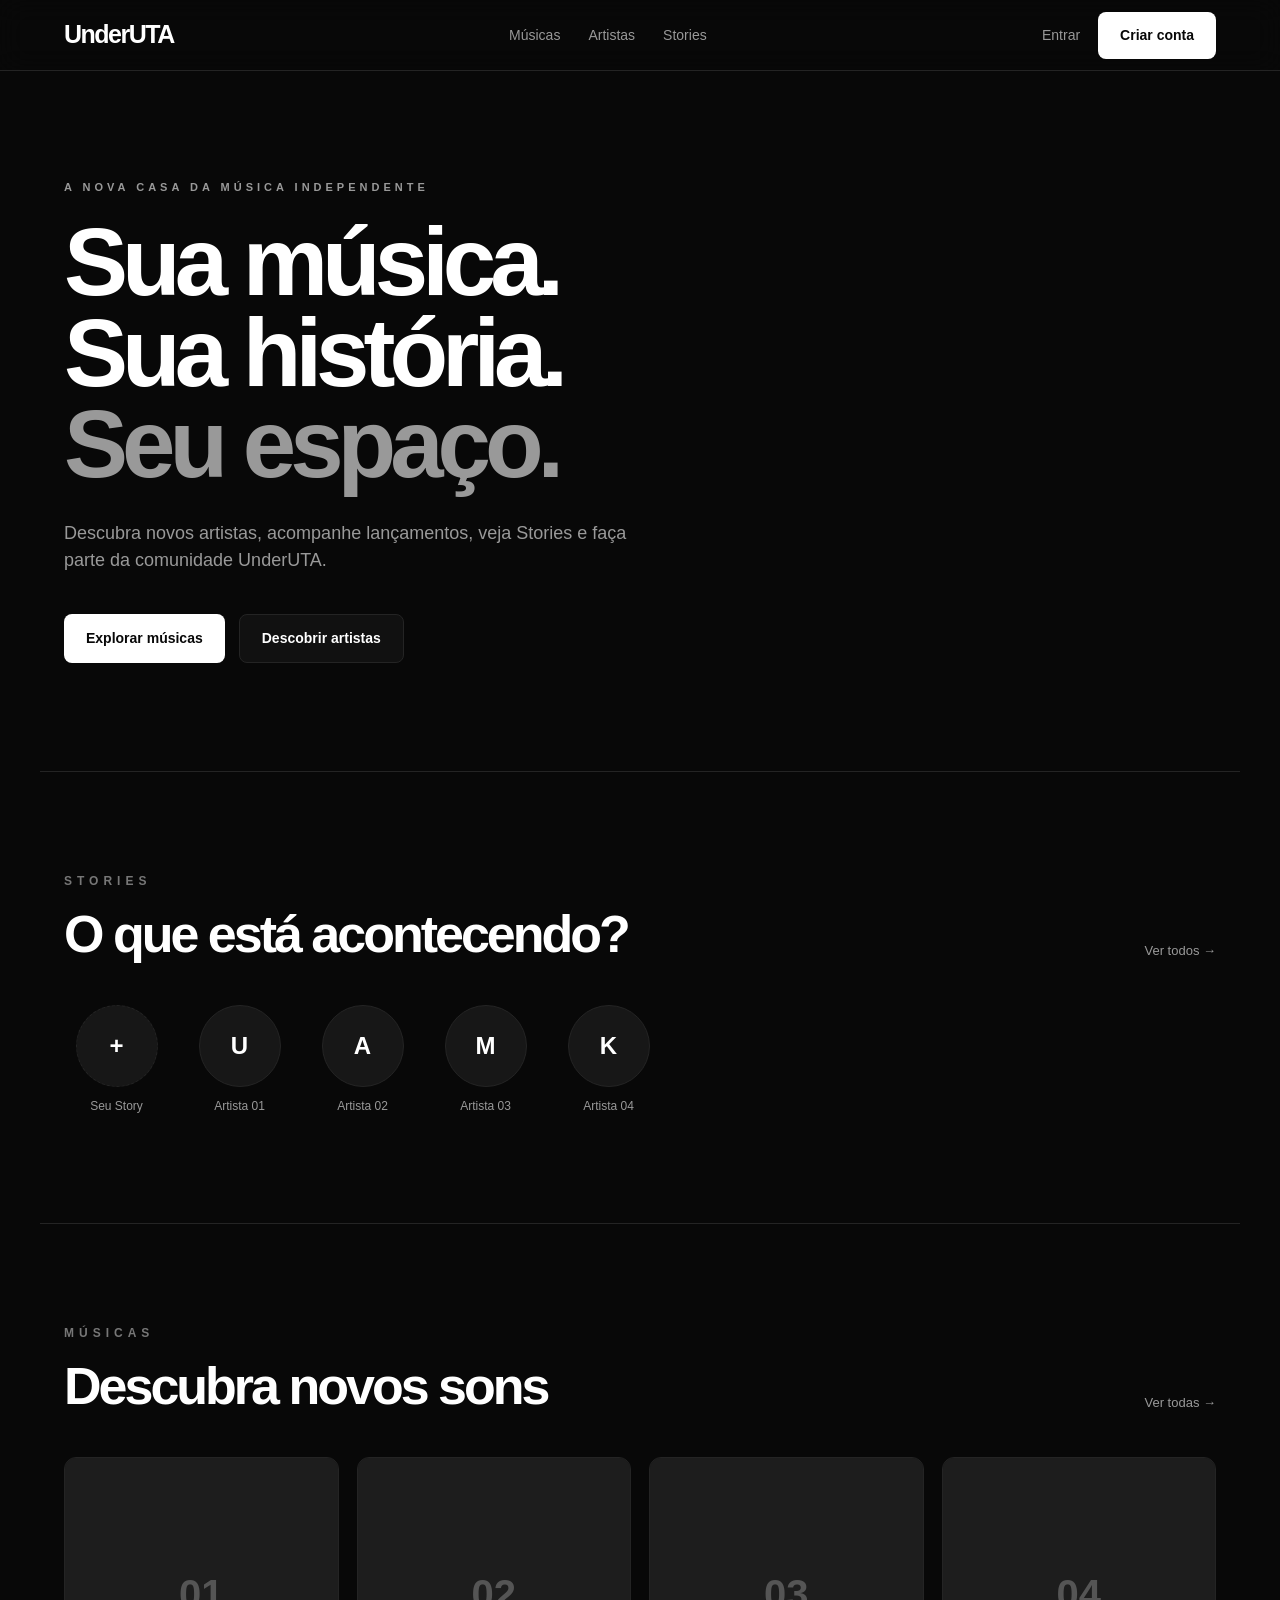
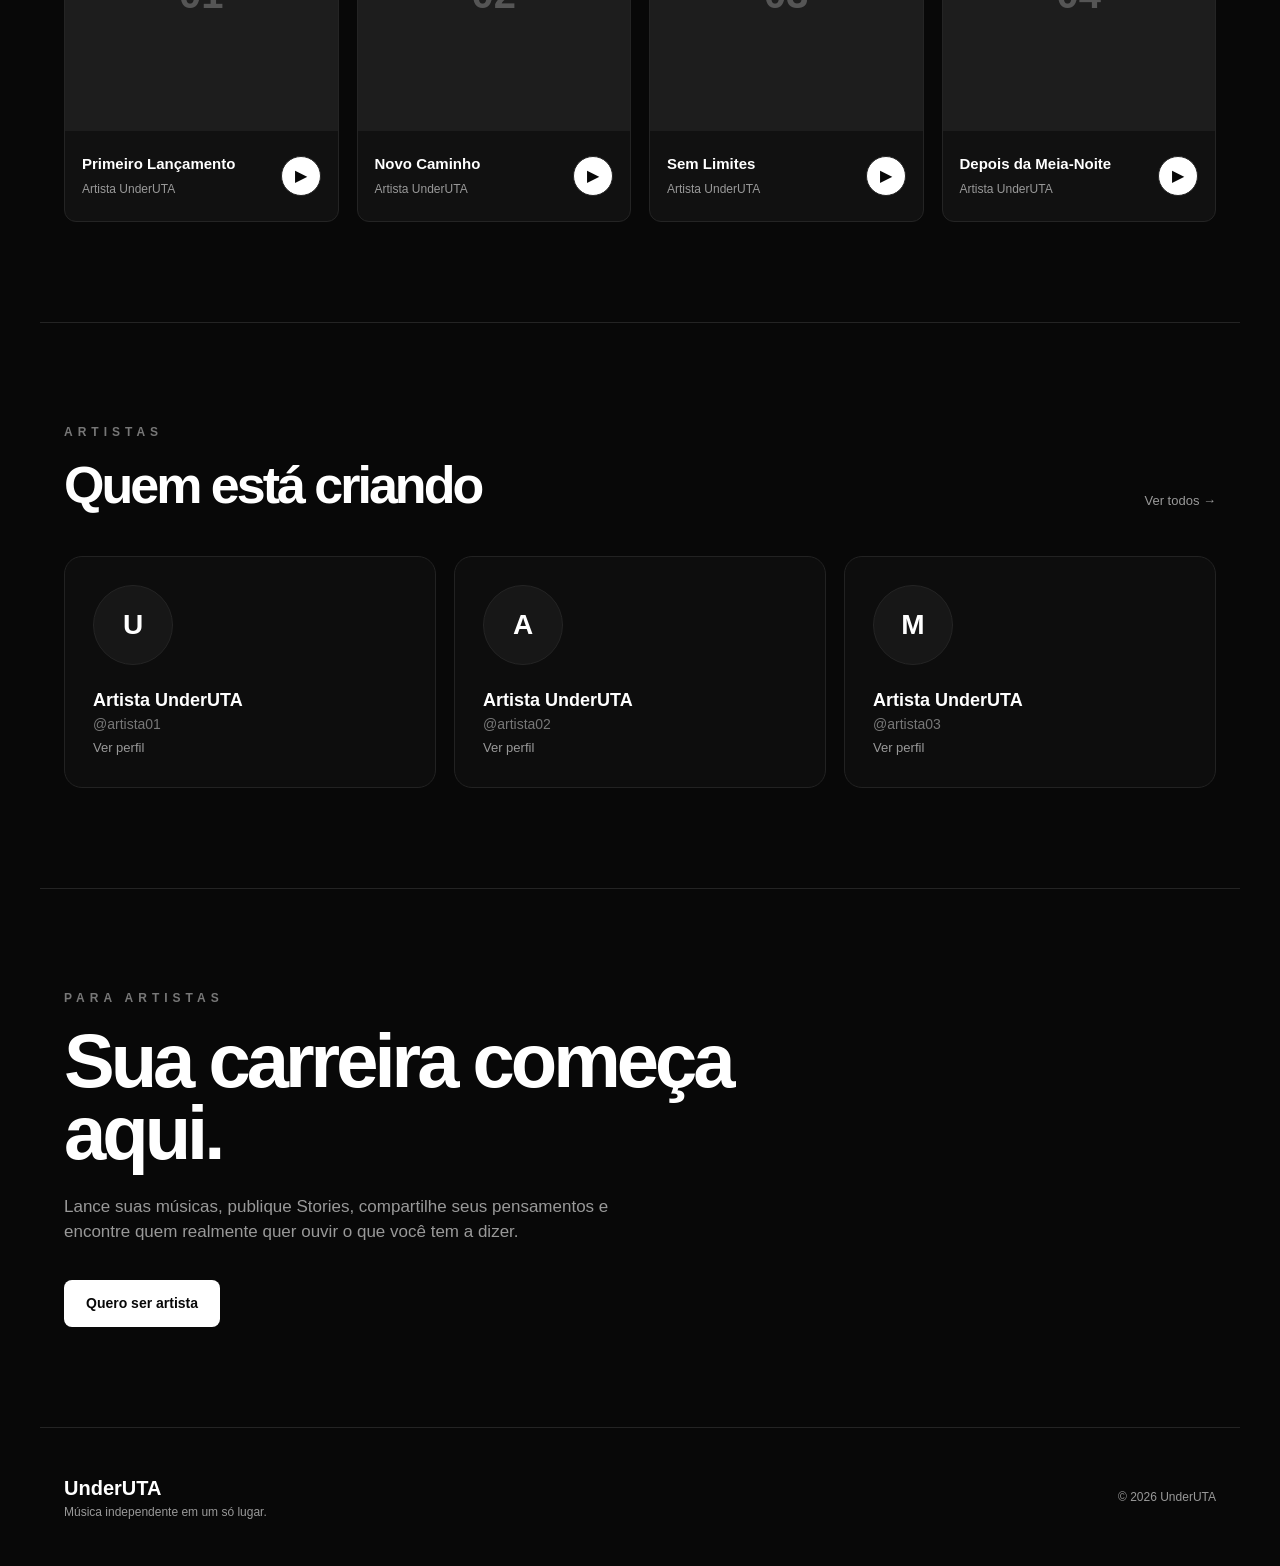
<file: Index.html>
<!DOCTYPE html>
<html lang="pt-BR">

<head>
    <meta charset="UTF-8">

    <meta
        name="viewport"
        content="width=device-width, initial-scale=1.0"
    >

    <meta
        name="description"
        content="UnderUTA — descubra músicas, artistas, Stories e muito mais."
    >

    <title>UnderUTA</title>

    <link rel="stylesheet" href="style.css">
</head>

<body>

    <!-- ==============================
         CABEÇALHO
    =============================== -->

    <header class="header">

        <nav class="navbar">

            <a href="#" class="logo">
                UnderUTA
            </a>

            <div class="nav-links">

                <a href="#musicas">
                    Músicas
                </a>

                <a href="#artistas">
                    Artistas
                </a>

                <a href="#stories">
                    Stories
                </a>

            </div>

            <div class="nav-actions">

                <a href="#" class="login">
                    Entrar
                </a>

                <a href="#" class="btn-primary">
                    Criar conta
                </a>

            </div>

        </nav>

    </header>


    <main>

        <!-- ==============================
             HERO
        =============================== -->

        <section class="hero">

            <div class="hero-content">

                <span class="eyebrow">
                    A NOVA CASA DA MÚSICA INDEPENDENTE
                </span>

                <h1>
                    Sua música.
                    <br>
                    Sua história.
                    <br>
                    <span>Seu espaço.</span>
                </h1>

                <p>
                    Descubra novos artistas, acompanhe lançamentos,
                    veja Stories e faça parte da comunidade UnderUTA.
                </p>

                <div class="hero-actions">

                    <a href="#musicas" class="btn-primary">
                        Explorar músicas
                    </a>

                    <a href="#artistas" class="btn-secondary">
                        Descobrir artistas
                    </a>

                </div>

            </div>

        </section>


        <!-- ==============================
             STORIES
        =============================== -->

        <section id="stories" class="section">

            <div class="section-header">

                <div>
                    <span class="section-label">
                        STORIES
                    </span>

                    <h2>
                        O que está acontecendo?
                    </h2>
                </div>

                <a href="#" class="see-more">
                    Ver todos →
                </a>

            </div>


            <div class="stories">

                <article class="story story-add">

                    <div class="story-avatar">
                        +
                    </div>

                    <span>
                        Seu Story
                    </span>

                </article>


                <article class="story">

                    <div class="story-avatar">
                        U
                    </div>

                    <span>
                        Artista 01
                    </span>

                </article>


                <article class="story">

                    <div class="story-avatar">
                        A
                    </div>

                    <span>
                        Artista 02
                    </span>

                </article>


                <article class="story">

                    <div class="story-avatar">
                        M
                    </div>

                    <span>
                        Artista 03
                    </span>

                </article>


                <article class="story">

                    <div class="story-avatar">
                        K
                    </div>

                    <span>
                        Artista 04
                    </span>

                </article>

            </div>

        </section>


        <!-- ==============================
             MÚSICAS
        =============================== -->

        <section id="musicas" class="section">

            <div class="section-header">

                <div>

                    <span class="section-label">
                        MÚSICAS
                    </span>

                    <h2>
                        Descubra novos sons
                    </h2>

                </div>

                <a href="#" class="see-more">
                    Ver todas →
                </a>

            </div>


            <div class="music-grid">

                <article class="music-card">

                    <div class="cover">
                        <span>01</span>
                    </div>

                    <div class="music-info">

                        <div>
                            <h3>
                                Primeiro Lançamento
                            </h3>

                            <p>
                                Artista UnderUTA
                            </p>
                        </div>

                        <button
                            class="play-button"
                            aria-label="Reproduzir música"
                        >
                            ▶
                        </button>

                    </div>

                </article>


                <article class="music-card">

                    <div class="cover">
                        <span>02</span>
                    </div>

                    <div class="music-info">

                        <div>
                            <h3>
                                Novo Caminho
                            </h3>

                            <p>
                                Artista UnderUTA
                            </p>
                        </div>

                        <button
                            class="play-button"
                            aria-label="Reproduzir música"
                        >
                            ▶
                        </button>

                    </div>

                </article>


                <article class="music-card">

                    <div class="cover">
                        <span>03</span>
                    </div>

                    <div class="music-info">

                        <div>
                            <h3>
                                Sem Limites
                            </h3>

                            <p>
                                Artista UnderUTA
                            </p>
                        </div>

                        <button
                            class="play-button"
                            aria-label="Reproduzir música"
                        >
                            ▶
                        </button>

                    </div>

                </article>


                <article class="music-card">

                    <div class="cover">
                        <span>04</span>
                    </div>

                    <div class="music-info">

                        <div>
                            <h3>
                                Depois da Meia-Noite
                            </h3>

                            <p>
                                Artista UnderUTA
                            </p>
                        </div>

                        <button
                            class="play-button"
                            aria-label="Reproduzir música"
                        >
                            ▶
                        </button>

                    </div>

                </article>

            </div>

        </section>


        <!-- ==============================
             ARTISTAS
        =============================== -->

        <section id="artistas" class="section">

            <div class="section-header">

                <div>

                    <span class="section-label">
                        ARTISTAS
                    </span>

                    <h2>
                        Quem está criando
                    </h2>

                </div>

                <a href="#" class="see-more">
                    Ver todos →
                </a>

            </div>


            <div class="artists-grid">

                <article class="artist-card">

                    <div class="artist-avatar">
                        U
                    </div>

                    <h3>
                        Artista UnderUTA
                    </h3>

                    <p>
                        @artista01
                    </p>

                    <a href="#">
                        Ver perfil
                    </a>

                </article>


                <article class="artist-card">

                    <div class="artist-avatar">
                        A
                    </div>

                    <h3>
                        Artista UnderUTA
                    </h3>

                    <p>
                        @artista02
                    </p>

                    <a href="#">
                        Ver perfil
                    </a>

                </article>


                <article class="artist-card">

                    <div class="artist-avatar">
                        M
                    </div>

                    <h3>
                        Artista UnderUTA
                    </h3>

                    <p>
                        @artista03
                    </p>

                    <a href="#">
                        Ver perfil
                    </a>

                </article>

            </div>

        </section>


        <!-- ==============================
             ÁREA PARA ARTISTAS
        =============================== -->

        <section class="artist-banner">

            <div>

                <span class="section-label">
                    PARA ARTISTAS
                </span>

                <h2>
                    Sua carreira começa
                    aqui.
                </h2>

                <p>
                    Lance suas músicas, publique Stories,
                    compartilhe seus pensamentos e encontre
                    quem realmente quer ouvir o que você tem a dizer.
                </p>

                <a href="#" class="btn-primary">
                    Quero ser artista
                </a>

            </div>

        </section>

    </main>


    <!-- ==============================
         RODAPÉ
    =============================== -->

    <footer class="footer">

        <div>

            <strong>
                UnderUTA
            </strong>

            <p>
                Música independente em um só lugar.
            </p>

        </div>

        <p>
            © 2026 UnderUTA
        </p>

    </footer>


    <script src="script.js"></script>

</body>

</html>
</file>
<file: style.css>
/* =========================================
   UNDERUTA — CSS PRINCIPAL
   ========================================= */

* {
    margin: 0;
    padding: 0;
    box-sizing: border-box;
}

:root {
    --bg: #080808;
    --surface: #111111;
    --surface-2: #171717;
    --border: #242424;

    --text: #ffffff;
    --muted: #999999;

    --accent: #ffffff;
    --accent-text: #080808;
}

html {
    scroll-behavior: smooth;
}

body {
    background: var(--bg);
    color: var(--text);

    font-family:
        Arial,
        Helvetica,
        sans-serif;

    line-height: 1.5;
}


/* =========================================
   LINKS / BOTÕES
   ========================================= */

a {
    color: inherit;
    text-decoration: none;
}

button {
    font: inherit;
}

.btn-primary,
.btn-secondary {
    display: inline-flex;
    align-items: center;
    justify-content: center;

    padding: 13px 22px;

    border-radius: 8px;

    font-size: 14px;
    font-weight: 700;

    transition:
        transform 0.2s ease,
        opacity 0.2s ease,
        background 0.2s ease;
}

.btn-primary {
    background: var(--accent);
    color: var(--accent-text);
}

.btn-secondary {
    border: 1px solid var(--border);
    background: var(--surface);
}

.btn-primary:hover,
.btn-secondary:hover {
    transform: translateY(-2px);
    opacity: 0.9;
}


/* =========================================
   HEADER
   ========================================= */

.header {
    position: sticky;
    top: 0;
    z-index: 1000;

    background: rgba(8, 8, 8, 0.88);

    backdrop-filter: blur(14px);

    border-bottom: 1px solid var(--border);
}

.navbar {
    width: min(1200px, 100%);

    min-height: 70px;

    margin: auto;
    padding: 0 24px;

    display: flex;
    align-items: center;
    justify-content: space-between;

    gap: 30px;
}

.logo {
    font-size: 25px;
    font-weight: 900;
    letter-spacing: -1.5px;
}

.nav-links {
    display: flex;
    align-items: center;
    gap: 28px;
}

.nav-links a,
.login {
    color: var(--muted);

    font-size: 14px;

    transition: color 0.2s ease;
}

.nav-links a:hover,
.login:hover {
    color: var(--text);
}

.nav-actions {
    display: flex;
    align-items: center;
    gap: 18px;
}


/* =========================================
   HERO
   ========================================= */

.hero {
    width: min(1200px, 100%);

    min-height: 700px;

    margin: auto;
    padding: 100px 24px;

    display: flex;
    align-items: center;
}

.hero-content {
    max-width: 820px;
}

.eyebrow,
.section-label {
    display: block;

    margin-bottom: 20px;

    color: var(--muted);

    font-size: 11px;
    font-weight: 800;

    letter-spacing: 4px;
}

.hero h1 {
    margin-bottom: 30px;

    font-size: clamp(52px, 8vw, 96px);

    line-height: 0.95;

    letter-spacing: -6px;
}

.hero h1 span {
    color: var(--muted);
}

.hero p {
    max-width: 600px;

    color: var(--muted);

    font-size: 18px;
}

.hero-actions {
    margin-top: 40px;

    display: flex;
    flex-wrap: wrap;

    gap: 14px;
}


/* =========================================
   SEÇÕES
   ========================================= */

.section {
    width: min(1200px, 100%);

    margin: auto;

    padding: 100px 24px;

    border-top: 1px solid var(--border);
}

.section-header {
    display: flex;
    align-items: flex-end;
    justify-content: space-between;

    gap: 30px;

    margin-bottom: 45px;
}

.section-header h2 {
    font-size: clamp(32px, 5vw, 52px);

    line-height: 1;

    letter-spacing: -3px;
}

.see-more {
    color: var(--muted);

    font-size: 13px;

    white-space: nowrap;
}

.see-more:hover {
    color: var(--text);
}


/* =========================================
   STORIES
   ========================================= */

.stories {
    display: flex;

    gap: 18px;

    overflow-x: auto;

    padding-bottom: 8px;
}

.story {
    min-width: 105px;

    display: flex;
    flex-direction: column;
    align-items: center;

    gap: 10px;
}

.story-avatar {
    width: 82px;
    height: 82px;

    display: flex;
    align-items: center;
    justify-content: center;

    border-radius: 50%;

    background: var(--surface-2);

    border: 1px solid var(--border);

    font-size: 24px;
    font-weight: 800;
}

.story-add .story-avatar {
    border-style: dashed;
}

.story span {
    color: var(--muted);

    font-size: 12px;

    white-space: nowrap;
}


/* =========================================
   MÚSICAS
   ========================================= */

.music-grid {
    display: grid;

    grid-template-columns: repeat(4, 1fr);

    gap: 18px;
}

.music-card {
    overflow: hidden;

    background: var(--surface);

    border: 1px solid var(--border);

    border-radius: 12px;

    transition:
        transform 0.2s ease,
        background 0.2s ease;
}

.music-card:hover {
    background: var(--surface-2);

    transform: translateY(-4px);
}

.cover {
    aspect-ratio: 1 / 1;

    display: flex;
    align-items: center;
    justify-content: center;

    background: #1d1d1d;

    color: #555;

    font-size: 40px;
    font-weight: 900;
}

.music-info {
    min-height: 90px;

    padding: 17px;

    display: flex;
    align-items: center;
    justify-content: space-between;

    gap: 10px;
}

.music-info h3 {
    margin-bottom: 4px;

    font-size: 15px;
}

.music-info p {
    color: var(--muted);

    font-size: 12px;
}

.play-button {
    flex-shrink: 0;

    width: 40px;
    height: 40px;

    border: 1px solid var(--border);
    border-radius: 50%;

    background: var(--text);
    color: var(--bg);

    cursor: pointer;

    transition:
        transform 0.2s ease,
        opacity 0.2s ease;
}

.play-button:hover {
    transform: scale(1.08);
}


/* =========================================
   ARTISTAS
   ========================================= */

.artists-grid {
    display: grid;

    grid-template-columns: repeat(3, 1fr);

    gap: 18px;
}

.artist-card {
    padding: 30px;

    background: var(--surface);

    border: 1px solid var(--border);

    border-radius: 12px;

    transition: transform 0.2s ease;
}

.artist-card:hover {
    transform: translateY(-4px);
}

.artist-avatar {
    width: 80px;
    height: 80px;

    margin-bottom: 22px;

    display: flex;
    align-items: center;
    justify-content: center;

    border-radius: 50%;

    background: var(--surface-2);

    border: 1px solid var(--border);

    font-size: 28px;
    font-weight: 800;
}

.artist-card h3 {
    font-size: 18px;
}

.artist-card p {
    margin: 4px 0 20px;

    color: var(--muted);

    font-size: 13px;
}

.artist-card > a {
    color: var(--muted);

    font-size: 13px;
}

.artist-card > a:hover {
    color: var(--text);
}


/* =========================================
   BANNER PARA ARTISTAS
   ========================================= */

.artist-banner {
    width: min(1200px, 100%);

    margin: 0 auto;

    padding: 100px 24px;

    border-top: 1px solid var(--border);
}

.artist-banner > div {
    max-width: 750px;
}

.artist-banner h2 {
    margin-bottom: 25px;

    font-size: clamp(42px, 7vw, 76px);

    line-height: 0.95;

    letter-spacing: -4px;
}

.artist-banner p {
    max-width: 600px;

    margin-bottom: 35px;

    color: var(--muted);

    font-size: 17px;
}


/* =========================================
   FOOTER
   ========================================= */

.footer {
    width: min(1200px, 100%);

    margin: auto;

    padding: 45px 24px;

    border-top: 1px solid var(--border);

    display: flex;
    align-items: center;
    justify-content: space-between;

    gap: 20px;
}

.footer strong {
    font-size: 20px;
}

.footer p {
    color: var(--muted);

    font-size: 12px;
}


/* =========================================
   RESPONSIVIDADE
   ========================================= */

@media (max-width: 900px) {

    .music-grid {
        grid-template-columns: repeat(2, 1fr);
    }

    .artists-grid {
        grid-template-columns: 1fr;
    }

    .nav-links {
        display: none;
    }

    .hero {
        min-height: 620px;
    }
}


@media (max-width: 600px) {

    .navbar {
        min-height: 62px;

        padding: 0 18px;
    }

    .logo {
        font-size: 22px;
    }

    .nav-actions {
        gap: 10px;
    }

    .login {
        display: none;
    }

    .nav-actions .btn-primary {
        padding: 10px 15px;

        font-size: 12px;
    }

    .hero {
        min-height: 600px;

        padding: 70px 20px;
    }

    .hero h1 {
        font-size: clamp(48px, 15vw, 70px);

        letter-spacing: -4px;
    }

    .hero p {
        font-size: 16px;
    }

    .section,
    .artist-banner {
        padding: 75px 20px;
    }

    .section-header {
        align-items: flex-start;
        flex-direction: column;

        margin-bottom: 30px;
    }

    .section-header h2 {
        font-size: 36px;
    }

    .music-grid {
        grid-template-columns: 1fr;
    }

    .artist-banner h2 {
        font-size: 48px;
    }

    .footer {
        padding: 35px 20px;

        align-items: flex-start;
        flex-direction: column;
    }
}

/* =========================================
   PLAYER
   ========================================= */

.underuta-player {
    position: fixed;

    left: 0;
    right: 0;
    bottom: 0;

    z-index: 2000;

    min-height: 80px;

    padding: 12px 24px;

    display: flex;
    align-items: center;
    justify-content: space-between;

    gap: 20px;

    background: rgba(15, 15, 15, 0.96);

    border-top: 1px solid var(--border);

    backdrop-filter: blur(15px);

    transform: translateY(100%);

    transition: transform 0.3s ease;
}

.underuta-player.player-visible {
    transform: translateY(0);
}

.player-info {
    display: flex;
    align-items: center;

    gap: 14px;

    min-width: 0;
}

.player-cover {
    width: 52px;
    height: 52px;

    flex-shrink: 0;

    display: flex;
    align-items: center;
    justify-content: center;

    background: var(--surface-2);

    border: 1px solid var(--border);

    border-radius: 6px;

    font-size: 20px;
}

.player-info strong {
    display: block;

    max-width: 300px;

    overflow: hidden;

    white-space: nowrap;
    text-overflow: ellipsis;

    font-size: 14px;
}

.player-artist {
    display: block;

    margin-top: 3px;

    color: var(--muted);

    font-size: 12px;
}

.player-play {
    width: 42px;
    height: 42px;

    border: 0;
    border-radius: 50%;

    background: var(--text);
    color: var(--bg);

    cursor: pointer;

    font-size: 13px;
}

.player-close {
    border: 0;

    background: transparent;
    color: var(--muted);

    cursor: pointer;

    font-size: 25px;
}

.player-close:hover {
    color: var(--text);
}


@media (max-width: 600px) {

    .underuta-player {
        padding: 10px 16px;
    }

    .player-cover {
        width: 44px;
        height: 44px;
    }

    .player-info strong {
        max-width: 180px;
    }

}

/* =========================================
   AUTENTICAÇÃO
   ========================================= */

.auth-page {
    min-height: 100vh;

    display: flex;
    align-items: center;
    justify-content: center;

    padding: 40px 20px;
}

.auth-container {
    width: 100%;
    max-width: 460px;
}

.auth-logo {
    display: block;

    margin-bottom: 35px;

    text-align: center;

    font-size: 28px;
    font-weight: 900;
    letter-spacing: -1.5px;
}

.auth-box {
    padding: 35px;

    background: var(--surface);

    border: 1px solid var(--border);

    border-radius: 14px;
}

.auth-header {
    margin-bottom: 30px;
}

.auth-header .section-label {
    margin-bottom: 12px;
}

.auth-header h1 {
    margin-bottom: 10px;

    font-size: 32px;
    line-height: 1;

    letter-spacing: -2px;
}

.auth-header p {
    color: var(--muted);

    font-size: 14px;
}


/* TIPOS DE CONTA */

.account-types {
    display: grid;

    gap: 10px;

    margin-bottom: 28px;
}

.account-type {
    width: 100%;

    padding: 15px;

    display: flex;
    align-items: center;

    gap: 13px;

    background: transparent;

    color: var(--text);

    border: 1px solid var(--border);
    border-radius: 9px;

    text-align: left;

    cursor: pointer;

    transition:
        background 0.2s ease,
        border-color 0.2s ease;
}

.account-type:hover,
.account-type.active {
    background: var(--surface-2);

    border-color: #555;
}

.account-icon {
    width: 42px;
    height: 42px;

    flex-shrink: 0;

    display: flex;
    align-items: center;
    justify-content: center;

    background: var(--bg);

    border-radius: 8px;
}

.account-type strong {
    display: block;

    margin-bottom: 2px;

    font-size: 14px;
}

.account-type small {
    display: block;

    color: var(--muted);

    font-size: 11px;
}


/* FORMULÁRIO */

#login-form {
    display: flex;
    flex-direction: column;
}

#login-form > label {
    margin-bottom: 7px;

    font-size: 13px;
    font-weight: 700;
}

#login-form input[type="email"],
#login-form input[type="password"] {
    width: 100%;

    margin-bottom: 18px;

    padding: 13px 14px;

    background: var(--bg);

    color: var(--text);

    border: 1px solid var(--border);

    border-radius: 8px;

    outline: none;
}

#login-form input:focus {
    border-color: #666;
}

.form-options {
    margin: 0 0 22px;

    display: flex;
    align-items: center;
    justify-content: space-between;

    gap: 10px;

    font-size: 11px;
}

.form-options a {
    color: var(--muted);
}

.remember {
    display: flex;
    align-items: center;

    gap: 6px;

    color: var(--muted);

    cursor: pointer;
}

.auth-submit {
    width: 100%;

    padding: 14px;

    background: var(--text);
    color: var(--bg);

    border: 0;
    border-radius: 8px;

    font-weight: 800;

    cursor: pointer;
}

.auth-submit:hover {
    opacity: 0.85;
}


/* DIVISOR */

.auth-divider {
    margin: 25px 0;

    display: flex;
    align-items: center;

    gap: 15px;

    color: var(--muted);

    font-size: 11px;
}

.auth-divider::before,
.auth-divider::after {
    content: "";

    height: 1px;

    flex: 1;

    background: var(--border);
}


/* GOOGLE */

.google-button {
    width: 100%;

    padding: 13px;

    background: transparent;

    color: var(--text);

    border: 1px solid var(--border);

    border-radius: 8px;

    cursor: pointer;
}

.google-button:hover {
    background: var(--surface-2);
}


/* CADASTRO */

.auth-register {
    margin-top: 25px;

    text-align: center;

    color: var(--muted);

    font-size: 12px;
}

.auth-register a {
    color: var(--text);

    font-weight: 700;
}


/* MOBILE */

@media (max-width: 500px) {

    .auth-page {
        padding: 20px 15px;
    }

    .auth-box {
        padding: 25px 20px;
    }

    .auth-header h1 {
        font-size: 28px;
    }

}

/* ========================================
   UNDERUTA — ÁREA DO ARTISTA
======================================== */

.artist-header {
    width: 100%;
    max-width: 1100px;
    margin: 0 auto;
    padding: 24px 32px;

    display: flex;
    align-items: center;
    justify-content: space-between;

    box-sizing: border-box;
    border-bottom: 1px solid #222;
}

.artist-logo {
    font-size: 24px;
    font-weight: 800;
    letter-spacing: -1px;
}

#logout-btn {
    background: transparent;
    color: #aaa;

    border: 1px solid #333;
    border-radius: 10px;

    padding: 10px 18px;

    font-size: 14px;
    cursor: pointer;
}

#logout-btn:hover {
    color: white;
    border-color: #666;
}


/* CONTEÚDO */

.artist-dashboard {
    width: 100%;
    max-width: 1100px;

    margin: 0 auto;
    padding: 70px 32px;

    box-sizing: border-box;
}


/* BOAS-VINDAS */

.artist-welcome {
    margin-bottom: 60px;
}

.section-label {
    display: block;

    margin-bottom: 18px;

    font-size: 12px;
    font-weight: 700;

    letter-spacing: 5px;

    color: #777;
}

.artist-welcome h1 {
    margin: 0;

    font-size: clamp(42px, 7vw, 76px);
    line-height: 0.98;

    letter-spacing: -3px;
}

#artist-name {
    margin-top: 25px;

    font-size: 20px;
    color: #999;
}


/* AÇÕES */

.artist-actions {
    display: grid;

    grid-template-columns:
        repeat(3, 1fr);

    gap: 18px;

    margin-bottom: 80px;
}

.artist-card {
    display: block;

    padding: 28px;

    min-height: 180px;

    box-sizing: border-box;

    text-decoration: none;
    color: white;

    background: #0d0d0d;

    border: 1px solid #222;
    border-radius: 18px;

    transition:
        transform 0.2s ease,
        border-color 0.2s ease,
        background 0.2s ease;
}

.artist-card:hover {
    transform: translateY(-4px);

    background: #111;

    border-color: #444;
}

.artist-card-icon {
    width: 48px;
    height: 48px;

    display: flex;
    align-items: center;
    justify-content: center;

    margin-bottom: 25px;

    border-radius: 14px;

    background: #181818;

    font-size: 22px;
}

.artist-card h2 {
    margin: 0 0 8px;

    font-size: 22px;
}

.artist-card p {
    margin: 0;

    color: #777;

    font-size: 14px;
    line-height: 1.5;
}


/* LANÇAMENTOS */

.artist-releases {
    border-top: 1px solid #222;

    padding-top: 40px;
}

.empty-state {
    margin-top: 25px;

    padding: 60px 30px;

    text-align: center;

    background: #0b0b0b;

    border: 1px solid #1d1d1d;
    border-radius: 20px;
}

.empty-icon {
    font-size: 40px;

    margin-bottom: 15px;
}

.empty-state h2 {
    margin: 0 0 10px;

    font-size: 24px;
}

.empty-state p {
    max-width: 420px;

    margin: 0 auto;

    color: #777;

    line-height: 1.6;
}


/* CELULAR */

@media (max-width: 700px) {

    .artist-header {
        padding: 20px;
    }

    .artist-dashboard {
        padding: 50px 20px;
    }

    .artist-welcome {
        margin-bottom: 45px;
    }

    .artist-welcome h1 {
        font-size: 48px;
        letter-spacing: -2px;
    }

    .artist-actions {
        grid-template-columns: 1fr;

        gap: 12px;

        margin-bottom: 60px;
    }

    .artist-card {
        min-height: auto;

        padding: 24px;
    }

}

/* ================================
   LANÇAMENTOS DO ARTISTA
================================ */

.releases-list {
    display: flex;
    flex-direction: column;
    gap: 16px;
}

.release-card {
    display: flex;
    align-items: center;
    gap: 16px;

    width: 100%;
    padding: 12px;

    box-sizing: border-box;

    background: #111;
    border: 1px solid #222;
    border-radius: 12px;
}

.release-cover {
    flex-shrink: 0;

    width: 120px;
    height: 120px;

    overflow: hidden;
    border-radius: 8px;
}

.release-cover img {
    width: 100%;
    height: 100%;

    display: block;

    object-fit: cover;
}

.release-info {
    flex: 1;
    min-width: 0;
}

.release-info h3 {
    margin: 0 0 6px;

    font-size: 18px;
}

.release-info p {
    margin: 0 0 12px;

    font-size: 13px;
    opacity: 0.7;
}

.release-info audio {
    width: 100%;
    max-width: 500px;
}


/* ================================
   CELULAR
================================ */

@media (max-width: 600px) {

    .release-card {
        align-items: flex-start;
    }

    .release-cover {
        width: 100px;
        height: 100px;
    }

    .release-info h3 {
        font-size: 16px;
    }

    .release-info p {
        font-size: 12px;
    }

    .release-info audio {
        width: 100%;
    }

}

/* =================================
   PLAYER UNDERUTA
================================= */

.under-player {
    display: flex;
    align-items: center;
    gap: 12px;

    width: 100%;
    margin-top: 18px;
}

.under-audio {
    display: none;
}

.under-play {
    flex-shrink: 0;

    width: 46px;
    height: 46px;

    border: 0;
    border-radius: 50%;

    background: #ffffff;
    color: #000000;

    font-size: 18px;

    display: flex;
    align-items: center;
    justify-content: center;

    cursor: pointer;

    transition:
        transform 0.15s ease,
        opacity 0.15s ease;
}

.under-play:hover {
    transform: scale(1.05);
}

.under-play:active {
    transform: scale(0.95);
}

.under-player-main {
    flex: 1;
    min-width: 0;
}

.under-progress-area {
    display: flex;
    align-items: center;
    gap: 8px;
}

.under-current,
.under-duration {
    min-width: 34px;

    font-size: 11px;
    color: #888;

    text-align: center;
}

.under-progress {
    flex: 1;

    width: 100%;
    height: 4px;

    accent-color: #ffffff;

    cursor: pointer;
}

.under-volume-area {
    display: flex;
    align-items: center;

    gap: 8px;

    margin-top: 9px;
}

.under-volume-icon {
    font-size: 14px;
}

.under-volume {
    width: 90px;
    height: 4px;

    accent-color: #ffffff;

    cursor: pointer;
}


/* =================================
   PLAYER NO CELULAR
================================= */

@media (max-width: 600px) {

    .under-player {
        gap: 10px;
    }

    .under-play {
        width: 42px;
        height: 42px;

        font-size: 16px;
    }

    .under-volume {
        width: 75px;
    }

}

/* ================================
   PLAYER UNDERUTA
================================ */

.under-player {
    display: flex;
    align-items: center;
    gap: 20px;
    width: 100%;
    margin-top: 18px;
}

.under-audio {
    display: none;
}

/* BOTÃO PLAY */

.under-play {
    flex-shrink: 0;
    width: 58px;
    height: 58px;
    border: none;
    border-radius: 50%;
    background: #fff;
    color: #050505;
    display: flex;
    align-items: center;
    justify-content: center;
    cursor: pointer;
    transition:
        transform 0.2s ease,
        opacity 0.2s ease;
}

.under-play:hover {
    transform: scale(1.06);
}

.under-play:active {
    transform: scale(0.96);
}

.play-icon {
    width: 22px;
    height: 22px;
    fill: currentColor;
}

/* ÁREA PRINCIPAL */

.under-player-main {
    flex: 1;
    min-width: 0;
}

/* PROGRESSO */

.under-progress-area {
    display: flex;
    align-items: center;
    gap: 12px;
    width: 100%;
}

.under-current,
.under-duration {
    min-width: 34px;
    color: #aaa;
    font-size: 12px;
    font-variant-numeric: tabular-nums;
}

.under-duration {
    text-align: right;
}

/* BARRA DE PROGRESSO */

.under-progress,
.under-volume {
    appearance: none;
    -webkit-appearance: none;
    height: 4px;
    border-radius: 10px;
    background: #3a3a3a;
    outline: none;
    cursor: pointer;
}

.under-progress {
    flex: 1;
}

/* BOLINHA */

.under-progress::-webkit-slider-thumb,
.under-volume::-webkit-slider-thumb {
    appearance: none;
    -webkit-appearance: none;
    width: 12px;
    height: 12px;
    border-radius: 50%;
    background: #fff;
    cursor: pointer;
    transition: transform 0.15s ease;
}

.under-progress::-webkit-slider-thumb:hover,
.under-volume::-webkit-slider-thumb:hover {
    transform: scale(1.25);
}

.under-progress::-moz-range-thumb,
.under-volume::-moz-range-thumb {
    width: 12px;
    height: 12px;
    border: none;
    border-radius: 50%;
    background: #fff;
    cursor: pointer;
}

/* VOLUME */

.under-volume-area {
    display: flex;
    align-items: center;
    justify-content: flex-end;
    gap: 10px;
    margin-top: 13px;
}

.under-volume-button {
    width: 24px;
    height: 24px;
    padding: 0;
    border: none;
    background: transparent;
    color: #aaa;
    display: flex;
    align-items: center;
    justify-content: center;
    cursor: pointer;
}

.under-volume-button:hover {
    color: #fff;
}

.volume-icon {
    width: 19px;
    height: 19px;
    fill: none;
    stroke: currentColor;
    stroke-width: 1.7;
    stroke-linecap: round;
    stroke-linejoin: round;
}

.under-volume {
    width: 120px;
}

/* ================================
   MOBILE
================================ */

@media (max-width: 600px) {

    .under-player {
        gap: 14px;
    }

    .under-play {
        width: 52px;
        height: 52px;
    }

    .play-icon {
        width: 20px;
        height: 20px;
    }

    .under-progress-area {
        gap: 8px;
    }

    .under-volume {
        width: 90px;
    }

    .under-volume-area {
        margin-top: 10px;
    }

}

/* ================================
   CRIAR STORY
================================ */

.create-story {
    width: min(900px, calc(100% - 40px));
    margin: 0 auto;
    padding: 70px 0 100px;
}

.story-header {
    margin-bottom: 45px;
}

.story-header .section-label {
    display: block;
    margin-bottom: 22px;
    letter-spacing: 6px;
}

.story-header h1 {
    margin: 0 0 20px;
    font-size: clamp(42px, 7vw, 72px);
    line-height: 0.98;
    letter-spacing: -2px;
}

.story-header p {
    margin: 0;
    max-width: 600px;
    color: #999;
    font-size: 17px;
    line-height: 1.6;
}


/* FORMULÁRIO */

.story-form {
    width: 100%;
    padding: 32px;
    box-sizing: border-box;
    background: #101010;
    border: 1px solid #292929;
    border-radius: 18px;
}

.story-form label {
    display: block;
    margin-bottom: 12px;
    font-size: 14px;
    color: #aaa;
}


/* INPUT DE ARQUIVO */

.story-form input[type="file"] {
    width: 100%;
    box-sizing: border-box;
    padding: 16px;
    border: 1px solid #333;
    border-radius: 10px;
    background: #181818;
    color: #aaa;
    font-size: 14px;
    cursor: pointer;
}

.story-form input[type="file"]::file-selector-button {
    margin-right: 12px;
    padding: 10px 16px;
    border: none;
    border-radius: 7px;
    background: #fff;
    color: #000;
    font-weight: 600;
    cursor: pointer;
}


/* PREVIEW */

.story-preview {
    width: 100%;
    min-height: 260px;
    margin-top: 22px;
    border: 1px dashed #333;
    border-radius: 14px;
    background: #0b0b0b;
    display: flex;
    align-items: center;
    justify-content: center;
    overflow: hidden;
    box-sizing: border-box;
}

.story-preview p {
    color: #555;
    font-size: 14px;
}

.story-preview img,
.story-preview video {
    display: block;
    width: 100%;
    max-height: 520px;
    object-fit: contain;
}


/* BOTÃO */

#publish-story {
    width: 100%;
    margin-top: 22px;
    padding: 16px 24px;
    border: none;
    border-radius: 10px;
    background: #fff;
    color: #000;
    font-size: 15px;
    font-weight: 700;
    cursor: pointer;
    transition: transform 0.2s ease, opacity 0.2s ease;
}

#publish-story:hover {
    transform: translateY(-2px);
}

#publish-story:active {
    transform: translateY(0);
}

#publish-story:disabled {
    opacity: 0.5;
    cursor: wait;
    transform: none;
}


/* STATUS */

.story-status {
    min-height: 20px;
    margin: 16px 0 0;
    text-align: center;
    color: #aaa;
    font-size: 14px;
}


/* VOLTAR */

#back-btn {
    color: #fff;
    text-decoration: none;
    font-size: 15px;
}

#back-btn:hover {
    opacity: 0.7;
}


/* MOBILE */

@media (max-width: 600px) {

    .create-story {
        width: calc(100% - 28px);
        padding: 45px 0 70px;
    }

    .story-header {
        margin-bottom: 30px;
    }

    .story-header h1 {
        font-size: 48px;
        letter-spacing: -1.5px;
    }

    .story-header p {
        font-size: 15px;
    }

    .story-form {
        padding: 20px;
        border-radius: 14px;
    }

    .story-preview {
        min-height: 220px;
    }

}

/* ================================
   CÂMERA DO STORY
================================ */

.story-camera {
    position: relative;
    width: 100%;
    min-height: 320px;
    overflow: hidden;
    border-radius: 16px;
    background: #080808;
    border: 1px solid #292929;
}

#camera-preview {
    display: none;
    width: 100%;
    height: 100%;
    min-height: 320px;
    object-fit: cover;
}

.camera-placeholder {
    position: absolute;
    inset: 0;
    display: flex;
    align-items: center;
    justify-content: center;
    color: #555;
}

.camera-placeholder p {
    margin: 0;
}

.story-camera-actions {
    display: flex;
    flex-wrap: wrap;
    gap: 10px;
    margin-top: 16px;
}

.story-camera-actions button {
    flex: 1;
    min-width: 130px;
    padding: 13px 16px;
    border: 1px solid #333;
    border-radius: 9px;
    background: #181818;
    color: #fff;
    cursor: pointer;
    font-size: 14px;
    transition: background 0.2s ease;
}

.story-camera-actions button:hover {
    background: #252525;
}

.story-camera-actions button[hidden] {
    display: none;
}

.story-divider {
    display: flex;
    align-items: center;
    gap: 15px;
    margin: 28px 0;
    color: #555;
}

.story-divider::before,
.story-divider::after {
    content: "";
    flex: 1;
    height: 1px;
    background: #292929;
}

.story-divider span {
    font-size: 13px;
}

@media (max-width: 600px) {

    .story-camera {
        min-height: 400px;
    }

    #camera-preview {
        min-height: 400px;
    }

    .story-camera-actions {
        flex-direction: column;
    }

    .story-camera-actions button {
        width: 100%;
    }

}

/* =========================================
   PUBLICAR TEXTO
========================================= */

.create-story {
    width: 100%;
    max-width: 900px;
    margin: 0 auto;
    padding: 90px 24px 120px;
}

.create-story .story-header {
    margin-bottom: 55px;
}

.create-story .story-header .section-label {
    display: block;
    margin-bottom: 24px;
}

.create-story .story-header h1 {
    margin: 0;
    font-size: clamp(48px, 8vw, 88px);
    line-height: 0.95;
    letter-spacing: -0.045em;
    font-weight: 500;
}

.create-story .story-header p {
    max-width: 600px;
    margin: 30px 0 0;
    color: #888;
    font-size: 18px;
    line-height: 1.6;
}


/* =========================================
   FORMULÁRIO
========================================= */

.create-story .story-form {
    width: 100%;
    padding: 40px;
    border: 1px solid #292929;
    border-radius: 20px;
    background: #0d0d0d;
}

.create-story .story-form label {
    display: block;
    margin-bottom: 12px;
    color: #aaa;
    font-size: 14px;
    letter-spacing: 0.04em;
}

.create-story .story-form input,
.create-story .story-form textarea {
    width: 100%;
    box-sizing: border-box;
    border: 1px solid #303030;
    border-radius: 12px;
    outline: none;
    background: #151515;
    color: #fff;
    font-family: inherit;
    font-size: 17px;
    transition:
        border-color 0.2s ease,
        background 0.2s ease;
}

.create-story .story-form input {
    height: 58px;
    padding: 0 18px;
    margin-bottom: 30px;
}

.create-story .story-form textarea {
    min-height: 260px;
    padding: 18px;
    resize: vertical;
    line-height: 1.6;
}

.create-story .story-form input::placeholder,
.create-story .story-form textarea::placeholder {
    color: #555;
}

.create-story .story-form input:focus,
.create-story .story-form textarea:focus {
    border-color: #666;
    background: #181818;
}


/* =========================================
   BOTÃO PUBLICAR
========================================= */

#create-story,
#publish-texto {
    margin-top: 24px;
}

#publish-texto {
    display: inline-flex;
    align-items: center;
    justify-content: center;
    min-height: 54px;
    padding: 0 28px;
    border: 1px solid #fff;
    border-radius: 10px;
    background: #fff;
    color: #000;
    font-family: inherit;
    font-size: 15px;
    font-weight: 600;
    cursor: pointer;
    transition:
        background 0.2s ease,
        color 0.2s ease,
        transform 0.2s ease;
}

#publish-texto:hover {
    background: #ddd;
}

#publish-texto:active {
    transform: scale(0.98);
}

#publish-texto:disabled {
    opacity: 0.5;
    cursor: not-allowed;
}


/* =========================================
   STATUS
========================================= */

#texto-status {
    min-height: 22px;
    margin: 18px 0 0;
    color: #888;
    font-size: 14px;
    line-height: 1.5;
}


/* =========================================
   MOBILE
========================================= */

@media (max-width: 600px) {

    .create-story {
        padding: 65px 20px 90px;
    }

    .create-story .story-header {
        margin-bottom: 38px;
    }

    .create-story .story-header h1 {
        font-size: 52px;
    }

    .create-story .story-header p {
        margin-top: 22px;
        font-size: 16px;
    }

    .create-story .story-form {
        padding: 24px;
        border-radius: 16px;
    }

    .create-story .story-form input {
        height: 54px;
    }

    .create-story .story-form textarea {
        min-height: 220px;
    }

    #publish-texto {
        width: 100%;
    }

}

/* =========================================
   CADASTRO — VISUAL
========================================= */

.auth-page {
    min-height: 100vh;
    background: #080808;
    color: #fff;
}

.auth-container {
    width: 100%;
    max-width: 760px;
    margin: 0 auto;
    padding: 50px 20px 90px;
    box-sizing: border-box;
}

.auth-logo {
    display: block;
    width: fit-content;
    margin: 0 auto 45px;

    color: #fff;
    text-decoration: none;

    font-size: 30px;
    font-weight: 700;
    letter-spacing: -0.04em;
}

.auth-box {
    width: 100%;
    box-sizing: border-box;

    padding: 45px;
    border: 1px solid #292929;
    border-radius: 22px;

    background: #0d0d0d;
}


/* =========================================
   CABEÇALHO
========================================= */

.auth-header {
    margin-bottom: 40px;
}

.auth-header .section-label {
    display: block;
    margin-bottom: 20px;
}

.auth-header h1 {
    margin: 0;

    font-size: clamp(42px, 7vw, 68px);
    line-height: 0.98;
    letter-spacing: -0.045em;
    font-weight: 500;
}

.auth-header p {
    margin: 22px 0 0;

    color: #888;
    font-size: 17px;
    line-height: 1.6;
}


/* =========================================
   TIPO DE CONTA
========================================= */

.account-types {
    display: flex;
    flex-direction: column;
    gap: 12px;

    margin-bottom: 38px;
}

.account-type {
    display: flex;
    align-items: center;
    gap: 18px;

    width: 100%;
    min-height: 100px;

    padding: 20px;

    box-sizing: border-box;

    border: 1px solid #292929;
    border-radius: 15px;

    background: #111;
    color: #fff;

    text-align: left;
    font-family: inherit;

    cursor: pointer;

    transition:
        border-color 0.2s ease,
        background 0.2s ease,
        transform 0.2s ease;
}

.account-type:hover {
    background: #151515;
    border-color: #444;
}

.account-type.active {
    background: #171717;
    border-color: #777;
}

.account-type:active {
    transform: scale(0.99);
}

.account-icon {
    display: flex;
    align-items: center;
    justify-content: center;

    flex: 0 0 58px;

    width: 58px;
    height: 58px;

    border-radius: 14px;

    background: #090909;

    font-size: 25px;
}

.account-type strong {
    display: block;

    margin-bottom: 6px;

    font-size: 18px;
    font-weight: 600;
}

.account-type small {
    display: block;

    color: #888;

    font-size: 14px;
    line-height: 1.4;
}


/* =========================================
   FORMULÁRIO
========================================= */

#register-form {
    display: flex;
    flex-direction: column;
    gap: 0;

    width: 100%;
}


/* =========================================
   LABELS
========================================= */

#register-form label {
    display: block;

    margin: 0 0 9px;

    color: #aaa;

    font-size: 14px;
    line-height: 1.4;
}


/* =========================================
   CAMPOS
========================================= */

#register-form input {
    display: block;

    width: 100%;
    height: 58px;

    box-sizing: border-box;

    margin: 0 0 24px;
    padding: 0 18px;

    border: 1px solid #303030;
    border-radius: 11px;

    outline: none;

    background: #151515;
    color: #fff;

    font-family: inherit;
    font-size: 16px;

    appearance: none;
    -webkit-appearance: none;

    transition:
        border-color 0.2s ease,
        background 0.2s ease;
}

#register-form input::placeholder {
    color: #555;
}

#register-form input:focus {
    border-color: #777;
    background: #181818;
}


/* =========================================
   BOTÃO
========================================= */

#register-form .auth-submit {
    display: flex;
    align-items: center;
    justify-content: center;

    width: 100%;
    min-height: 58px;

    margin-top: 10px;

    padding: 0 24px;

    box-sizing: border-box;

    border: 1px solid #fff;
    border-radius: 11px;

    background: #fff;
    color: #000;

    font-family: inherit;
    font-size: 16px;
    font-weight: 600;

    cursor: pointer;

    transition:
        background 0.2s ease,
        transform 0.2s ease;
}

#register-form .auth-submit:hover {
    background: #ddd;
}

#register-form .auth-submit:active {
    transform: scale(0.98);
}

#register-form .auth-submit:disabled {
    opacity: 0.5;
    cursor: not-allowed;
}


/* =========================================
   LOGIN
========================================= */

.auth-register {
    margin: 30px 0 0;

    color: #777;

    text-align: center;
    font-size: 15px;
}

.auth-register a {
    color: #fff;
    font-weight: 600;
    text-decoration: none;
}

.auth-register a:hover {
    text-decoration: underline;
}


/* =========================================
   MOBILE
========================================= */

@media (max-width: 600px) {

    .auth-container {
        padding: 30px 16px 60px;
    }

    .auth-logo {
        margin-bottom: 30px;
        font-size: 27px;
    }

    .auth-box {
        padding: 28px 20px 32px;
        border-radius: 18px;
    }

    .auth-header {
        margin-bottom: 30px;
    }

    .auth-header h1 {
        font-size: 46px;
    }

    .auth-header p {
        font-size: 16px;
    }

    .account-type {
        min-height: 90px;
        padding: 16px;
        gap: 14px;
    }

    .account-icon {
        flex-basis: 52px;
        width: 52px;
        height: 52px;
    }

    .account-type strong {
        font-size: 17px;
    }

    .account-type small {
        font-size: 13px;
    }

    #register-form input {
        height: 56px;
        margin-bottom: 22px;
    }

    #register-form .auth-submit {
        min-height: 58px;
    }

}

/* =========================================
   CORREÇÃO FINAL — CADASTRO UNDERUTA
========================================= */

#register-form {
    display: flex !important;
    flex-direction: column !important;
    width: 100% !important;
    gap: 0 !important;
}

/* Cada label ocupa uma linha inteira */
#register-form label {
    display: block !important;
    width: 100% !important;
    margin: 0 0 8px !important;
    padding: 0 !important;

    color: #aaa !important;
    font-size: 14px !important;
    line-height: 1.4 !important;
}

/* Todos os campos ficam um abaixo do outro */
#register-form input {
    display: block !important;

    width: 100% !important;
    max-width: 100% !important;

    height: 58px !important;

    margin: 0 0 22px !important;
    padding: 0 17px !important;

    box-sizing: border-box !important;

    background: #151515 !important;
    color: #fff !important;

    border: 1px solid #303030 !important;
    border-radius: 11px !important;

    outline: none !important;

    font-family: inherit !important;
    font-size: 16px !important;
}

/* Foco */
#register-form input:focus {
    border-color: #777 !important;
    background: #181818 !important;
}

/* Placeholder */
#register-form input::placeholder {
    color: #555 !important;
    opacity: 1 !important;
}

/* Botão */
#register-form .auth-submit {
    display: flex !important;
    align-items: center !important;
    justify-content: center !important;

    width: 100% !important;
    min-height: 58px !important;

    margin: 8px 0 0 !important;
    padding: 0 24px !important;

    box-sizing: border-box !important;

    border: 1px solid #fff !important;
    border-radius: 11px !important;

    background: #fff !important;
    color: #000 !important;

    font-family: inherit !important;
    font-size: 16px !important;
    font-weight: 600 !important;

    cursor: pointer !important;
}

/* Hover */
#register-form .auth-submit:hover {
    background: #ddd !important;
}

/* Clique */
#register-form .auth-submit:active {
    transform: scale(0.98) !important;
}

/* =========================================
   CADASTRO — CELULAR
========================================= */

@media (max-width: 600px) {

    .auth-page {
        padding: 25px 14px 70px !important;
    }

    .auth-container {
        width: 100% !important;
        max-width: 100% !important;
        padding: 25px 0 60px !important;
    }

    .auth-logo {
        margin-bottom: 32px !important;
        font-size: 28px !important;
    }

    .auth-box {
        width: 100% !important;
        padding: 28px 20px 32px !important;
        border-radius: 18px !important;
    }

    .auth-header {
        margin-bottom: 32px !important;
    }

    .auth-header h1 {
        font-size: 46px !important;
        line-height: 0.98 !important;
    }

    .auth-header p {
        margin-top: 18px !important;
        font-size: 16px !important;
    }

    .account-types {
        width: 100% !important;
        gap: 10px !important;
        margin-bottom: 32px !important;
    }

    .account-type {
        width: 100% !important;
        min-height: 88px !important;
        padding: 16px !important;
    }

    #register-form input {
        width: 100% !important;
        height: 56px !important;
        margin-bottom: 20px !important;
    }

    #register-form .auth-submit {
        min-height: 58px !important;
        margin-top: 8px !important;
    }

    .auth-register {
        margin-top: 28px !important;
        font-size: 14px !important;
    }
}

/* =========================================
   VISUALIZADOR DE STORIES
   ========================================= */

.story-viewer {
    position: fixed;
    inset: 0;
    z-index: 9999;
    display: flex;
    align-items: center;
    justify-content: center;
    padding: 20px;
}

.story-viewer[hidden] {
    display: none;
}

.story-viewer-backdrop {
    position: absolute;
    inset: 0;
    background: rgba(0, 0, 0, 0.92);
}

.story-viewer-content {
    position: relative;
    z-index: 2;
    width: 100%;
    max-width: 520px;
    height: min(90vh, 900px);
    display: flex;
    flex-direction: column;
    overflow: hidden;
    border: 1px solid #292929;
    border-radius: 18px;
    background: #0b0b0b;
}

.story-viewer-header {
    display: flex;
    align-items: center;
    justify-content: space-between;
    gap: 15px;
    padding: 16px 18px;
    background: #111;
}

.story-viewer-artist {
    display: flex;
    align-items: center;
    gap: 12px;
    min-width: 0;
}

.story-viewer-avatar {
    width: 42px;
    height: 42px;
    flex: 0 0 42px;
    display: flex;
    align-items: center;
    justify-content: center;
    border-radius: 50%;
    background: #222;
    color: #fff;
    font-size: 16px;
    font-weight: 600;
}

.story-viewer-artist strong {
    display: block;
    color: #fff;
    font-size: 14px;
}

.story-viewer-artist span {
    display: block;
    margin-top: 3px;
    color: #777;
    font-size: 12px;
}

.story-viewer-close {
    width: 38px;
    height: 38px;
    flex: 0 0 38px;
    border: 0;
    border-radius: 50%;
    background: #222;
    color: #fff;
    font-size: 25px;
    line-height: 1;
    cursor: pointer;
}

.story-viewer-close:hover {
    background: #333;
}

.story-viewer-media {
    position: relative;
    flex: 1;
    min-height: 0;
    display: flex;
    align-items: center;
    justify-content: center;
    background: #050505;
}

#story-viewer-media-container {
    width: 100%;
    height
</file>
